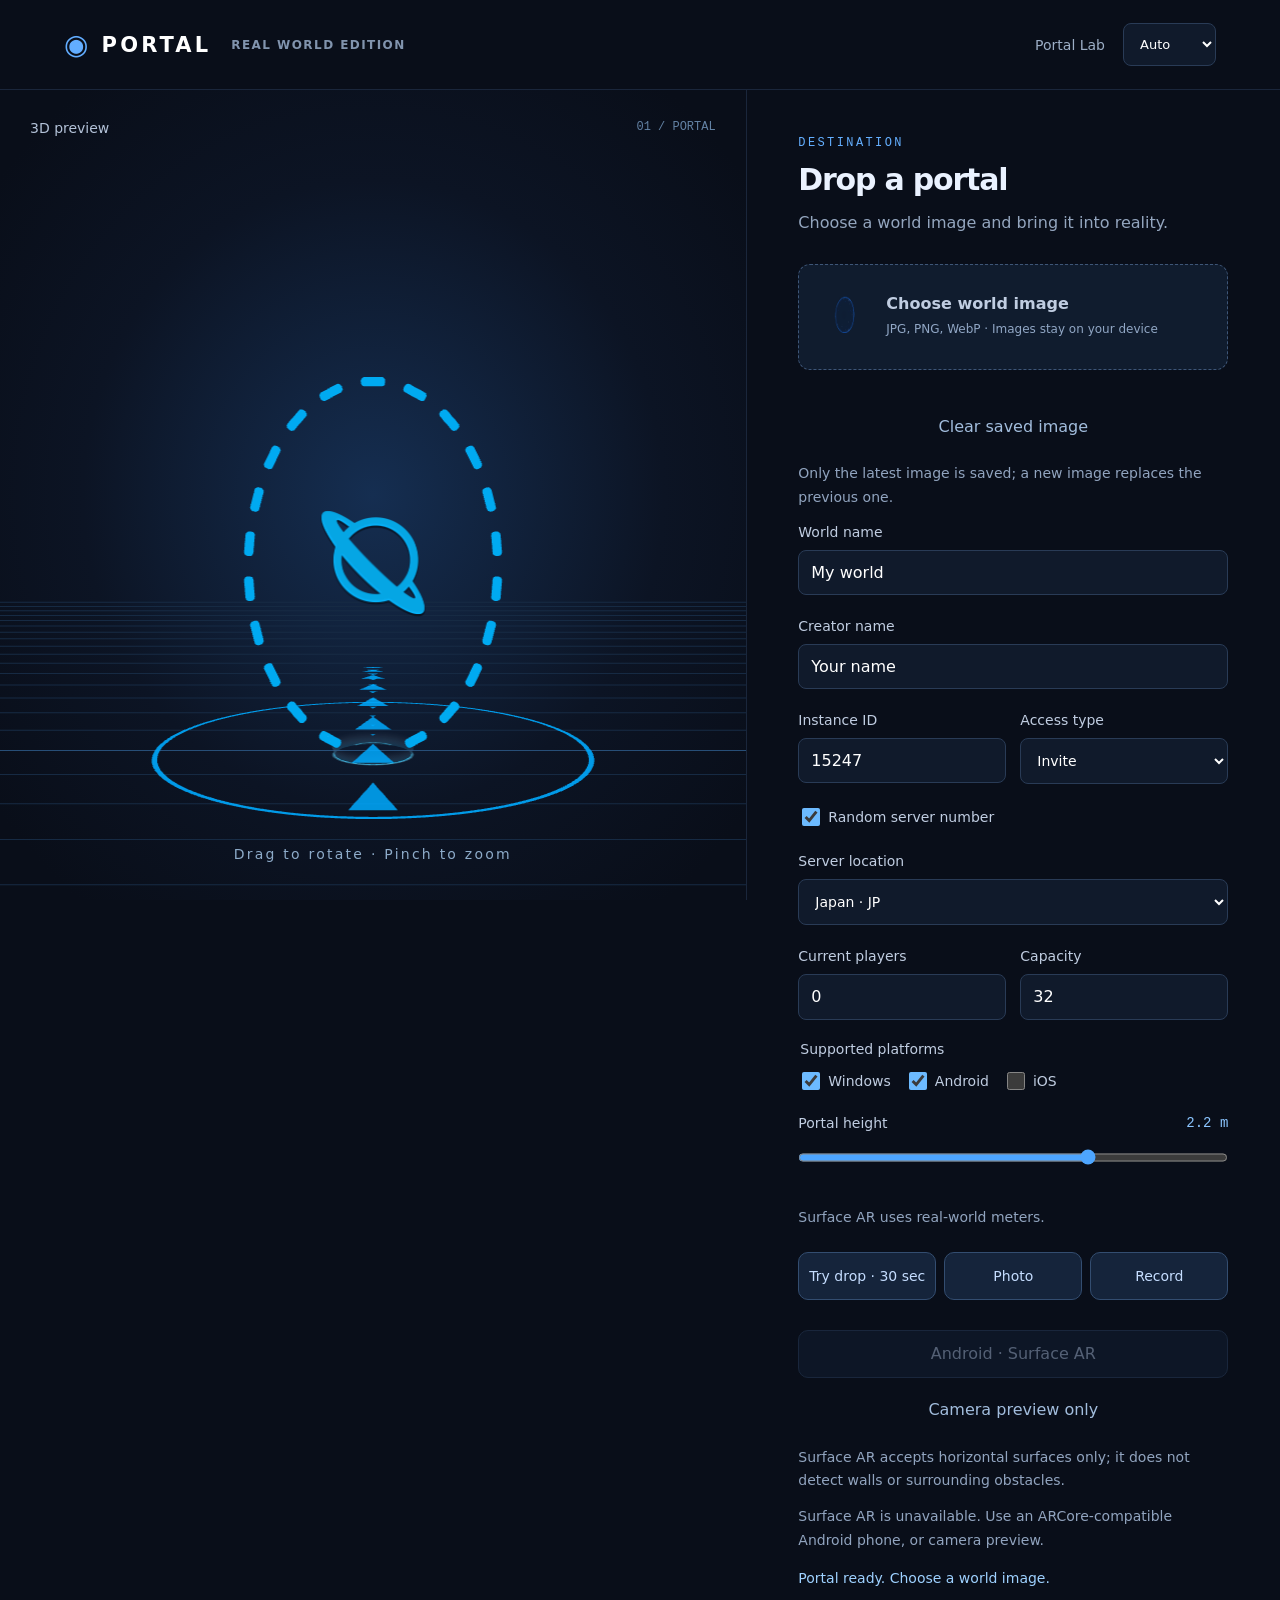
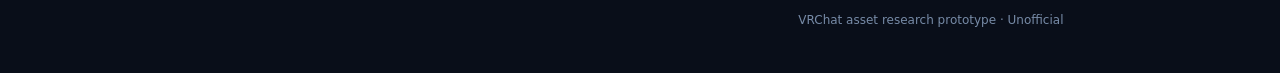
<file: index.html>
<!doctype html>
<html lang="zh-Hant"><head><meta charset="utf-8"><meta name="viewport" content="width=device-width,initial-scale=1,viewport-fit=cover"><meta name="theme-color" content="#090e19"><meta name="description" content="選擇世界圖片，在現實中放置你的傳送門。支援 Android WebXR 地面 AR。"><title>Portal / 傳送門實驗室</title><link rel="icon" href="data:image/svg+xml,%3Csvg xmlns='http://www.w3.org/2000/svg' viewBox='0 0 32 32'%3E%3Cellipse cx='16' cy='16' rx='9' ry='14' fill='%23090e19' stroke='%234a9dff' stroke-width='3'/%3E%3C/svg%3E"><link rel="stylesheet" href="style.css?v=20261004-android"></head>
<body><video id="camera" autoplay playsinline muted hidden></video><main id="app"><header><a class="brand" href="./"><span class="brand-icon">◉</span> PORTAL <span class="edition">REAL WORLD EDITION</span></a><div class="header-tools"><span class="tag">傳送門實驗室</span><select id="language" aria-label="Language / 語言 / 言語"><option value="auto">Auto</option><option value="zh">中文</option><option value="en">English</option><option value="ja">日本語</option></select></div></header>
<section class="workspace"><div id="stage" aria-label="傳送門 3D 預覽"><div class="stage-heading"><span id="mode">3D 預覽</span><span class="coordinates">01 / PORTAL</span></div><div id="viewport"></div><div class="stage-caption">拖曳旋轉 · 雙指縮放</div></div>
<aside id="settings"><div class="eyebrow">DESTINATION</div><h1>放下一個傳送門</h1><p class="intro">選一張世界圖片，帶到現實中。</p>
<label class="upload" for="image"><img src="assets/default-world.png" id="thumbnail" alt="目前世界圖片"><span><strong>選擇世界圖片</strong><small id="filename">JPG、PNG、WebP · 圖片留在裝置上</small></span><input id="image" type="file" accept="image/jpeg,image/png,image/webp" hidden></label>
<button id="clear-image" class="text-button">清除已保存圖片</button><p id="image-storage" class="help">只保存最後一張圖片，新圖片會覆蓋舊圖片。</p>
<label for="world">世界名稱</label><input id="world" type="text" maxlength="48" value="My world" placeholder="輸入世界名稱">
<label for="creator">創建者名稱</label><input id="creator" type="text" maxlength="48" value="Your name" placeholder="輸入創建者名稱">
<div class="form-row"><div><label for="instance">伺服器編號</label><input id="instance" type="text" maxlength="12" value="15247"></div><div><label for="access">類型</label><select id="access"><option value="Invite">Invite</option><option value="Invite+">Invite+</option><option value="Friends">Friends</option><option value="Friends+">Friends+</option><option value="Public">Public</option></select></div></div>
<div class="platform-options"><label><input id="random-instance" type="checkbox" checked>隨機伺服器編號</label></div>
<label for="region">伺服器位置</label><select id="region"><option value="jp">日本 · JP</option><option value="us">美國西部 · US West</option><option value="use">美國東部 · US East</option><option value="eu">歐洲 · EU</option></select>
<div class="form-row"><div><label for="occupancy">目前人數</label><input id="occupancy" type="number" min="0" max="999" value="0"></div><div><label for="capacity">人數上限</label><input id="capacity" type="number" min="1" max="999" value="32"></div></div>
<fieldset class="platform-options"><legend>世界支援的平台</legend><label><input id="platform-windows" type="checkbox" checked> Windows</label><label><input id="platform-android" type="checkbox" checked> Android</label><label><input id="platform-apple" type="checkbox"> iOS</label></fieldset>
<div class="range-label"><label for="size">傳送門高度</label><output id="size-value">2.2 m</output></div><input id="size" type="range" min="0.5" max="3" step="0.1" value="2.2"><p class="help">地面 AR 使用實際公尺。</p>
<div class="preview-actions"><button id="preview-drop" class="secondary" disabled>試放 · 30 秒</button><button id="preview-photo" class="secondary" disabled>拍照</button><button id="preview-record" class="secondary" disabled>錄影</button></div>
<button id="start-marker" class="primary" disabled hidden>開啟相機 · iPhone 標記 AR</button>
<button id="start-xr" class="secondary" disabled>Android · 掃描地面 AR</button><button id="start-camera" class="text-button" disabled>只使用相機預覽</button>
<p class="help">地面 AR 只接受水平表面，不會偵測牆壁穿透或周圍障礙物。</p><p id="support" class="help">正在檢查裝置支援…</p><p id="status" role="status" aria-live="polite">正在載入傳送門…</p><p class="credit">VRChat 素材研究原型 · 非官方作品</p></aside></section></main>
<div id="ar-hud" hidden><div id="placement-touch" aria-label="Placement surface"></div><div class="hud-top"><span id="ar-status" role="status">正在開啟相機…</span><button id="exit" aria-label="結束相機">結束</button></div><div class="hud-bottom"><p id="ar-help">把相機對準辨識圖</p><div class="capture-actions"><button id="photo" class="secondary">拍照</button><button id="record" class="secondary">錄影</button></div><div class="hud-actions"><button id="reset" class="secondary">重新放置</button><button id="drop" class="primary" disabled>Drop portal</button></div></div></div>
<dialog id="media-dialog"><div class="media-header"><strong id="media-title">你的傳送門</strong><button id="media-close" aria-label="關閉媒體預覽">關閉</button></div><img id="media-image" alt="拍攝的傳送門" hidden><video id="media-video" controls playsinline hidden></video><p id="media-note">可下載檔案，或分享並儲存到相簿。</p><div class="media-actions"><a id="media-download" class="download">下載</a><button id="media-share" class="secondary">分享／儲存到相簿</button></div></dialog>
<script type="module" src="app.js?v=20261004-random"></script></body></html>
</file>
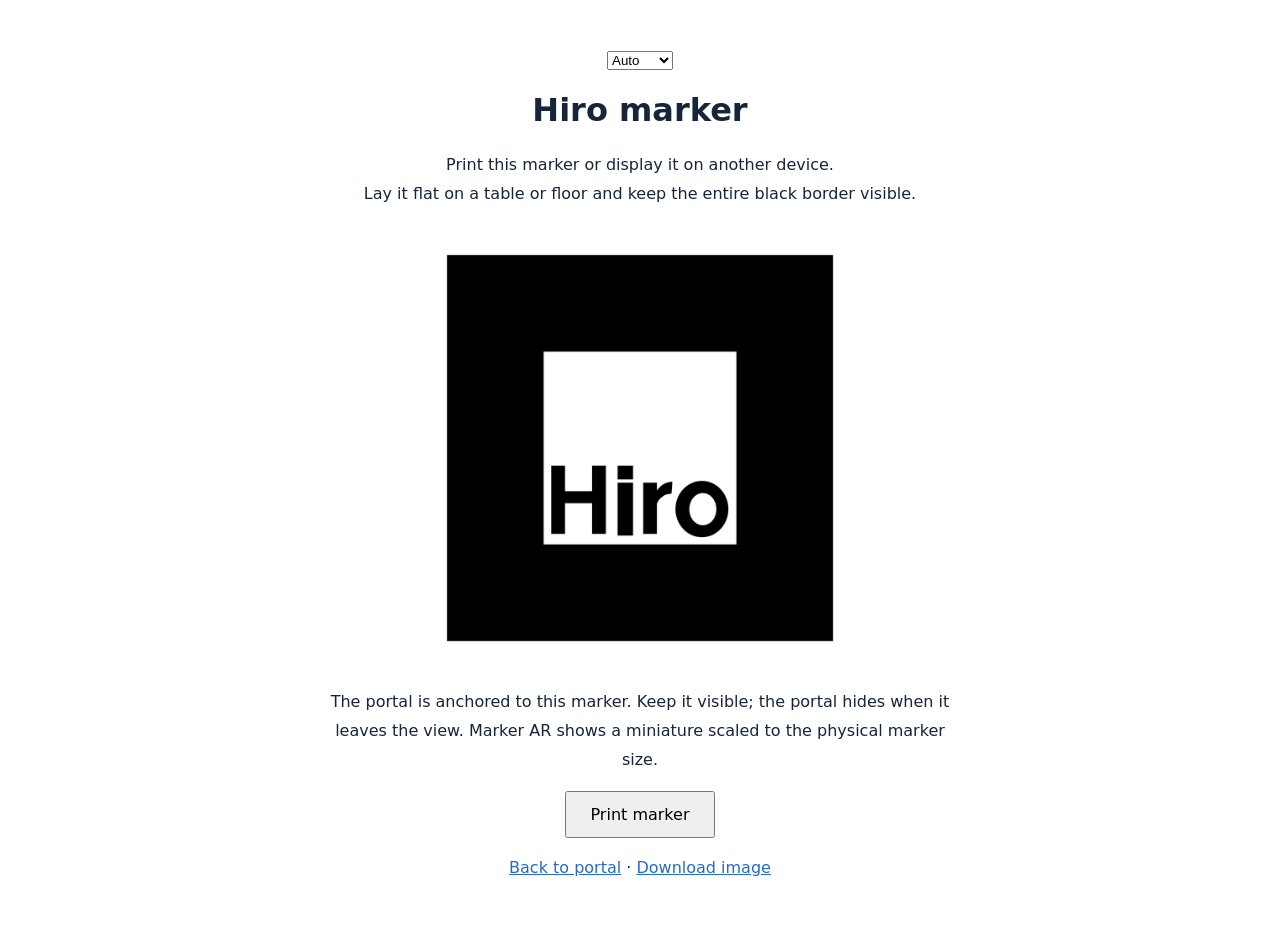
<file: marker.html>
<!doctype html><html lang="zh-Hant"><head><meta charset="utf-8"><meta name="viewport" content="width=device-width,initial-scale=1"><title>Hiro 辨識圖 · Portal</title><style>body{font:16px system-ui;text-align:center;background:white;color:#16253a;margin:30px auto;max-width:650px;padding:20px}img{width:min(80vw,420px);max-width:100%;display:block;margin:30px auto}a{color:#246aca}p{line-height:1.8}button{padding:12px 24px;font:inherit;cursor:pointer}@media print{img{width:16cm;height:16cm}button,a,select,.instructions{display:none}body{margin:0}}</style></head><body><select id="language" aria-label="Language / 語言 / 言語"><option value="auto">Auto</option><option value="zh">中文</option><option value="en">English</option><option value="ja">日本語</option></select><h1>Hiro 辨識圖</h1><p class="instructions">列印這張圖，或在另一台裝置顯示。<br>平放在桌面／地面，讓黑色邊框完整出現在相機中。</p><img src="assets/hiro.png" alt="Hiro AR 辨識圖"><p class="instructions">傳送門會定位在辨識圖上。請維持辨識圖可見；離開畫面時傳送門會隱藏。標記模式是縮小模型，高度依圖的實際大小改變。</p><button onclick="window.print()">列印辨識圖</button><p><a href="./">返回傳送門</a> · <a href="assets/hiro.png" download="hiro-marker.png">下載圖片</a></p><script type="module">import {initLanguages} from "./i18n.js?v=20261004-language";initLanguages();</script></body></html>
</file>
<file: style.css>
:root{font-family:Inter,"Noto Sans TC",system-ui,sans-serif;color:#eaf2ff;background:#090e19;color-scheme:dark;font-size:16px}*{box-sizing:border-box}body{margin:0}button,input,a{ -webkit-tap-highlight-color:transparent}button,a,input{touch-action:manipulation}a{color:#8bc5ff}button{font:inherit;cursor:pointer;min-height:48px;border-radius:10px;padding:12px 18px;border:1px solid transparent}button:disabled{opacity:.4;cursor:not-allowed}button:focus-visible,a:focus-visible,input:focus-visible,.upload:focus-within{outline:3px solid #8ad7ff;outline-offset:4px}header{height:90px;display:flex;align-items:center;justify-content:space-between;max-width:1440px;margin:auto;padding:0 5vw;border-bottom:1px solid #1a263b}.brand{font-size:21px;font-weight:800;letter-spacing:.15em;text-decoration:none;color:#fff;display:flex;align-items:center;gap:10px}.brand-icon{color:#62adff;font-size:28px}.edition{font-size:12px;letter-spacing:.12em;color:#8194ae;margin-left:10px}.tag{font-size:14px;color:#9caec6}.workspace{max-width:1440px;margin:auto;display:grid;grid-template-columns:minmax(0,1.4fr) minmax(320px,1fr);min-height:calc(100svh - 90px)}#stage{position:relative;min-height:650px;overflow:hidden;background:radial-gradient(ellipse at 50% 50%,#152e51 0%,#0c1424 55%,#090e19 90%);border-right:1px solid #1a263b}#viewport{position:absolute;inset:0}canvas{display:block}.stage-heading{position:absolute;z-index:2;top:30px;left:30px;right:30px;display:flex;justify-content:space-between;color:#b3c2d8;font-size:14px}.coordinates{font:12px monospace;color:#6382a4}.stage-caption{position:absolute;bottom:38px;left:0;right:0;text-align:center;letter-spacing:.16em;color:#8dabc9;font-size:14px}aside{padding:46px 40px;max-width:510px;width:100%;margin:auto}.eyebrow{font:12px monospace;letter-spacing:.2em;color:#64afff}h1{font-size:30px;letter-spacing:-.04em;margin:12px 0}.intro{color:#94a6bf;line-height:1.7;margin:0 0 28px}.upload{display:flex;gap:15px;align-items:center;padding:18px;border:1px dashed #3e5678;border-radius:12px;cursor:pointer;background:#101c2e;margin-bottom:24px}.upload img{width:54px;height:68px;object-fit:contain}.upload strong{display:block;font-size:16px}.upload small{display:block;font-size:12px;line-height:1.7;color:#91a7c5;margin-top:6px;overflow-wrap:anywhere}label{font-size:14px;color:#c0cde1}input[type=text]{width:100%;background:#101a2b;border:1px solid #293b56;border-radius:8px;padding:12px;font:inherit;color:#fff;margin:9px 0 21px}input[type=range]{width:100%;accent-color:#4da5ff;margin:14px 0 24px;min-height:25px}.range-label{display:flex;justify-content:space-between}.range-label output{font:14px monospace;color:#8bc5ff}.primary{color:#061125;background:#6cbaff;font-weight:700}.primary:hover:enabled{background:#9fd3ff}.secondary{color:#c5ddff;background:#15243b;border-color:#334d70}.text-button{color:#a2bddd;background:none}aside button{width:100%;margin-top:8px}.help{font-size:14px;color:#91a4bf;line-height:1.7;margin:12px 0}.credit{font-size:12px;color:#778ba7;margin:22px 0 0}#status{font-size:14px;color:#9ed1ff;line-height:1.6;min-height:24px}#camera{position:fixed;inset:0;width:100%;height:100%;object-fit:cover}#ar-hud{position:fixed;inset:0;z-index:20;pointer-events:none;display:flex;flex-direction:column;justify-content:space-between;padding:max(20px,env(safe-area-inset-top)) 20px max(24px,env(safe-area-inset-bottom))}#ar-hud[hidden]{display:none}.hud-top{display:flex;gap:12px;align-items:center;justify-content:space-between}.hud-top span,.hud-bottom p{background:#081326d9;border:1px solid #344968;border-radius:10px;padding:12px 16px;font-size:14px;color:#eef6ff}.hud-top button,.hud-actions button{pointer-events:auto}.hud-top button{background:#15243bea;color:white}.hud-bottom{max-width:500px;width:100%;align-self:center;text-align:center}.hud-actions{display:flex;gap:12px}.hud-actions button{flex:1}.ar-active #app{visibility:hidden}.ar-active #stage{border:0;background:none}.ar-active #viewport{position:fixed;inset:0;z-index:10;visibility:visible}.ar-active .stage-caption,.ar-active .stage-heading{display:none}.ar-active #camera{z-index:1}.ar-active canvas{background:transparent}.marker-video{position:fixed!important;z-index:1!important;pointer-events:none!important} @media(max-width:760px){header{height:72px;padding:0 20px}.edition,.tag{display:none}.workspace{display:flex;flex-direction:column}#stage{min-height:380px;height:46svh;border-right:0;border-bottom:1px solid #1a263b}.stage-heading{top:20px;left:20px;right:20px}.stage-caption{bottom:20px}aside{max-width:none;padding:28px 24px 38px}h1{font-size:28px}.intro{margin-bottom:20px}}@media(prefers-reduced-motion:reduce){*{scroll-behavior:auto}}
.form-row{display:grid;grid-template-columns:1fr 1fr;gap:14px}.form-row>div{min-width:0}input[type=number],select{width:100%;background:#101a2b;border:1px solid #293b56;border-radius:8px;padding:12px;font:inherit;color:#fff;margin:9px 0 21px;min-height:46px}select{font-size:14px}.preview-actions,.capture-actions{display:flex;gap:8px}.preview-actions{margin:14px 0 22px}.preview-actions button{flex:1;min-width:0;padding:10px 6px;font-size:14px}.capture-actions{margin-bottom:10px}.capture-actions button{pointer-events:auto;flex:1;background:#12223bea}.ar-active #stage{min-height:0}.stage-caption{pointer-events:none}dialog{width:min(600px,calc(100vw - 24px));max-height:90svh;padding:20px;border:1px solid #3b567b;border-radius:14px;background:#0b1525;color:#eaf2ff;overflow:auto;z-index:100}dialog::backdrop{background:#000b}.media-header{display:flex;align-items:center;justify-content:space-between;gap:12px;margin-bottom:16px}.media-header button{background:#182a42;color:white}dialog img,dialog video{max-width:100%;max-height:60svh;display:block;margin:auto}dialog [hidden]{display:none}dialog p{color:#9fb4cf;font-size:14px;line-height:1.7}.media-actions{display:flex;gap:10px;flex-wrap:wrap;align-items:center}.download{display:inline-block;padding:13px 20px;background:#6cbaff;color:#07162c;text-decoration:none;border-radius:10px;font-weight:700}.recording{background:#92233b!important;color:white!important}#stage{position:sticky;top:0;height:100svh;min-height:650px;max-height:1200px}@media(max-width:760px){#stage{position:relative;height:46svh;min-height:380px;max-height:none}.form-row{gap:12px}.hud-top span{max-width:calc(100% - 78px)}.media-actions{flex-direction:column;align-items:stretch;text-align:center}}
.platform-options{border:0;padding:0;margin:0 0 22px;display:flex;gap:14px;flex-wrap:wrap}.platform-options legend{font-size:14px;color:#c0cde1;margin-bottom:12px}.platform-options label{display:flex;gap:5px;align-items:center}.platform-options input{accent-color:#6cbaff;width:18px;height:18px}#stage{height:calc(100svh - 90px)}@media(max-width:760px){#stage{height:46svh}}
@font-face{font-family:PortalText;src:url(assets/NotoSans-Regular.woff2) format('woff2');font-weight:400;font-display:swap;unicode-range:U+0000-2FFF}@font-face{font-family:PortalCJK;src:url(assets/NotoSansCJK-JP-Regular.woff2) format('woff2');font-weight:400;font-display:swap;unicode-range:U+3000-FFFF}
#viewport{touch-action:none;cursor:grab}.ar-active #viewport{cursor:default}#viewport:active{cursor:grabbing}
.stage-heading{pointer-events:none}
.header-tools{display:flex;align-items:center;gap:18px}#language{width:auto;margin:0;min-height:40px;max-width:170px;font-size:13px}@media(max-width:760px){.header-tools{gap:6px}#language{max-width:150px;padding:8px}.brand{font-size:18px}}
#placement-touch{display:none}.ar-active #placement-touch{display:none}body.xr-placement #placement-touch{display:block;position:absolute;inset:0;pointer-events:auto;touch-action:none}#ar-hud .hud-top,#ar-hud .hud-bottom{position:relative;z-index:1}
</file>
